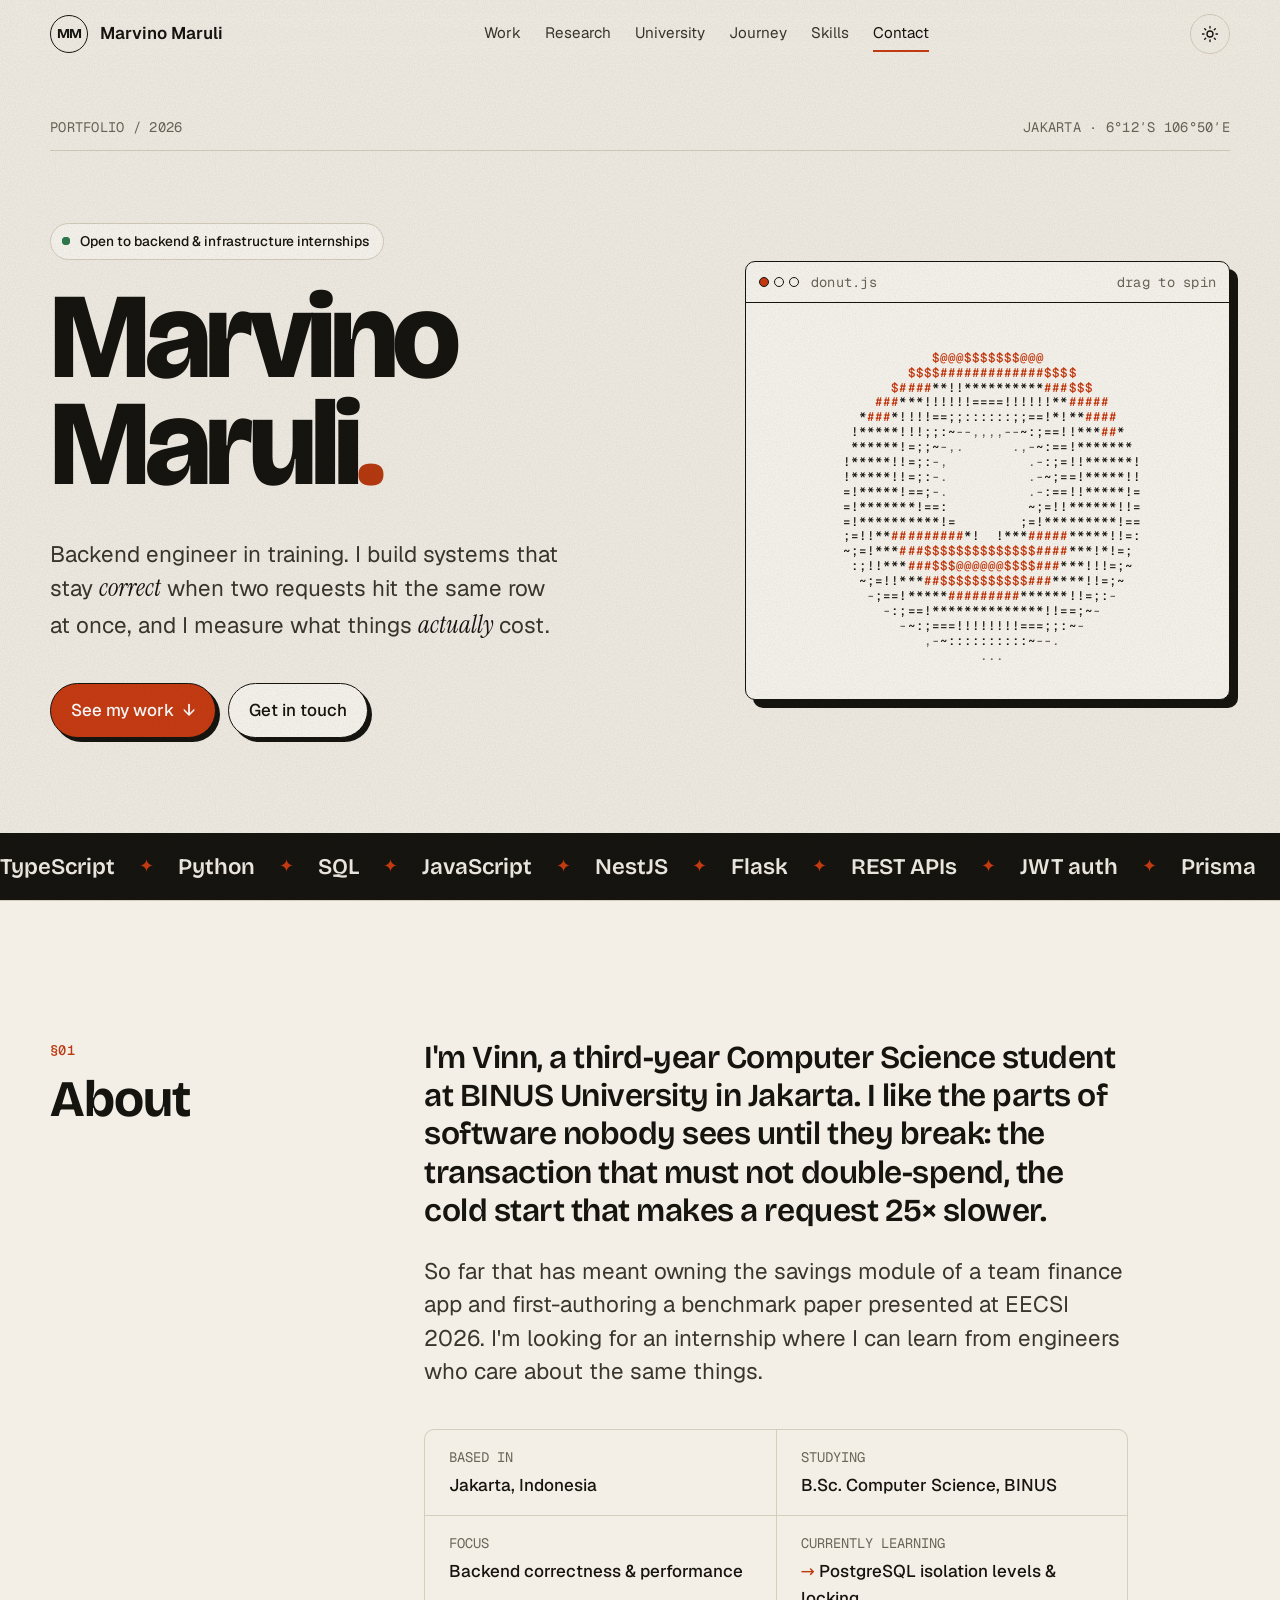
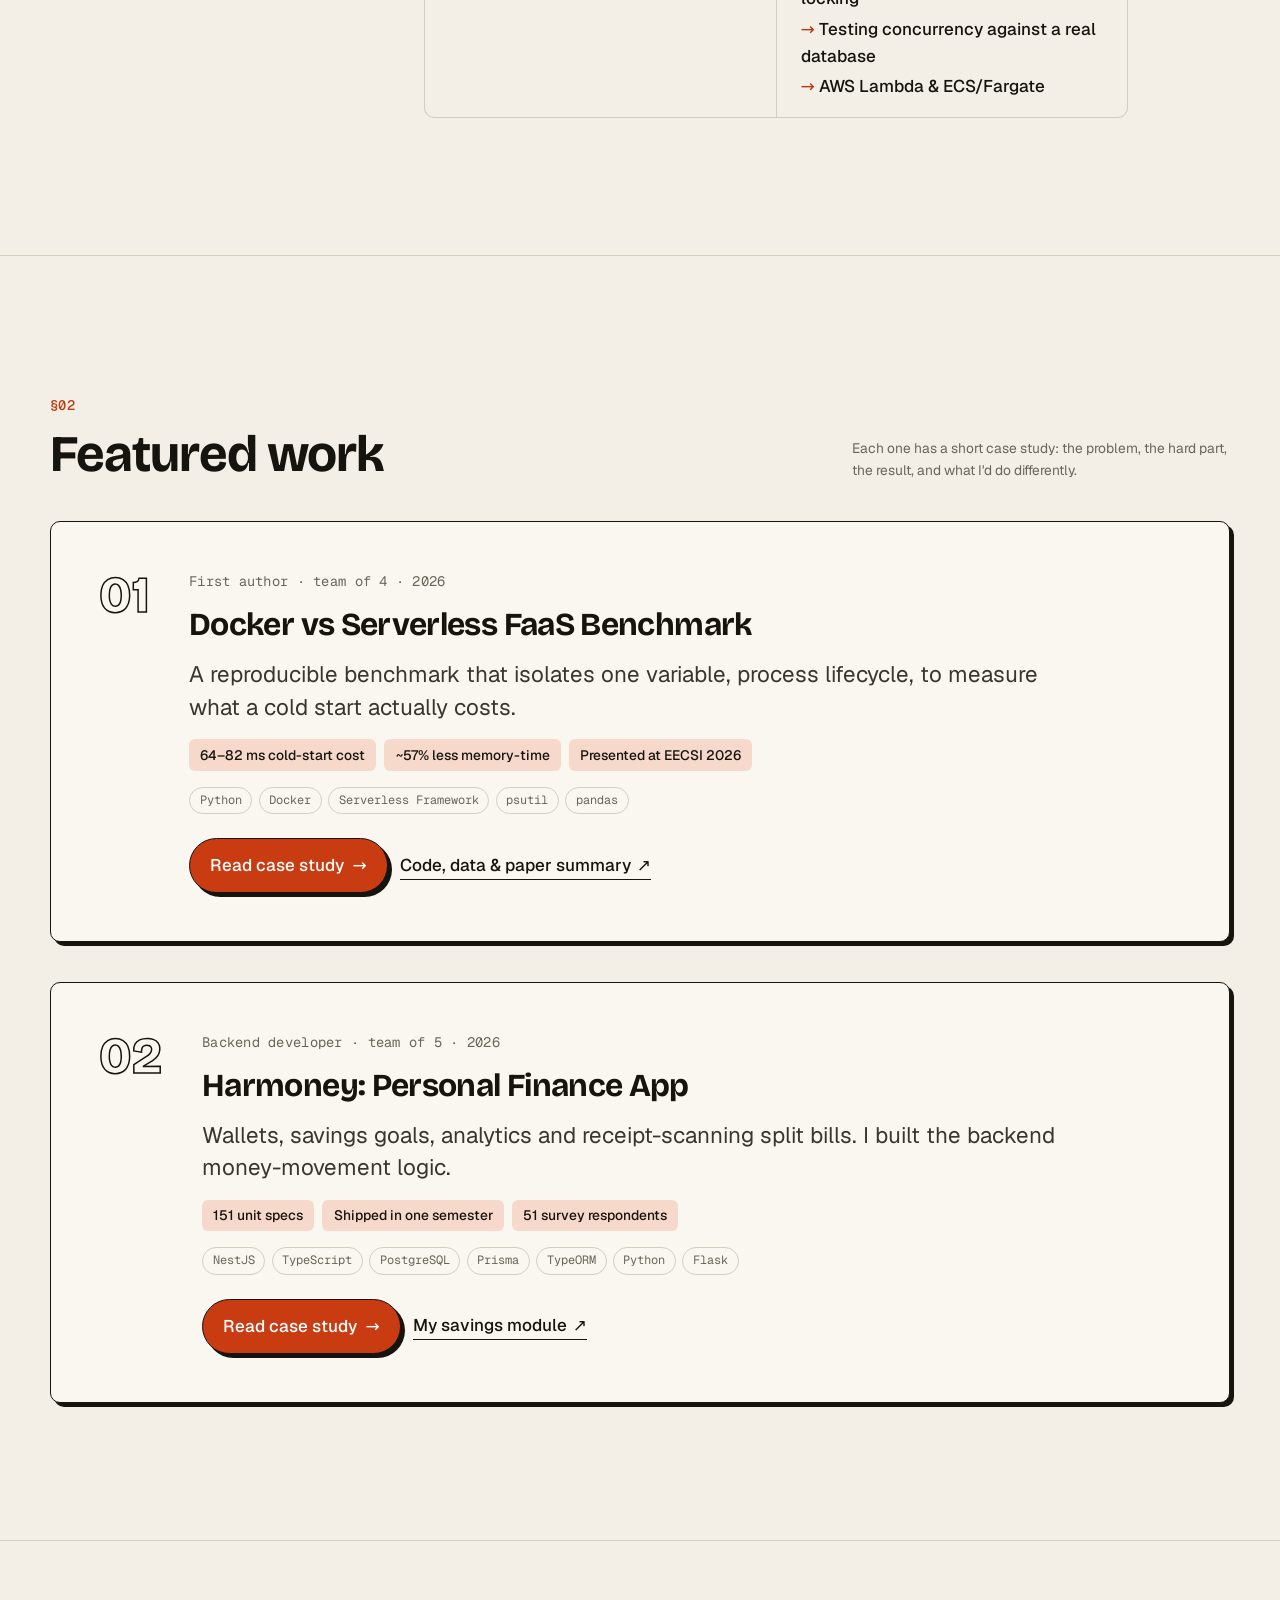
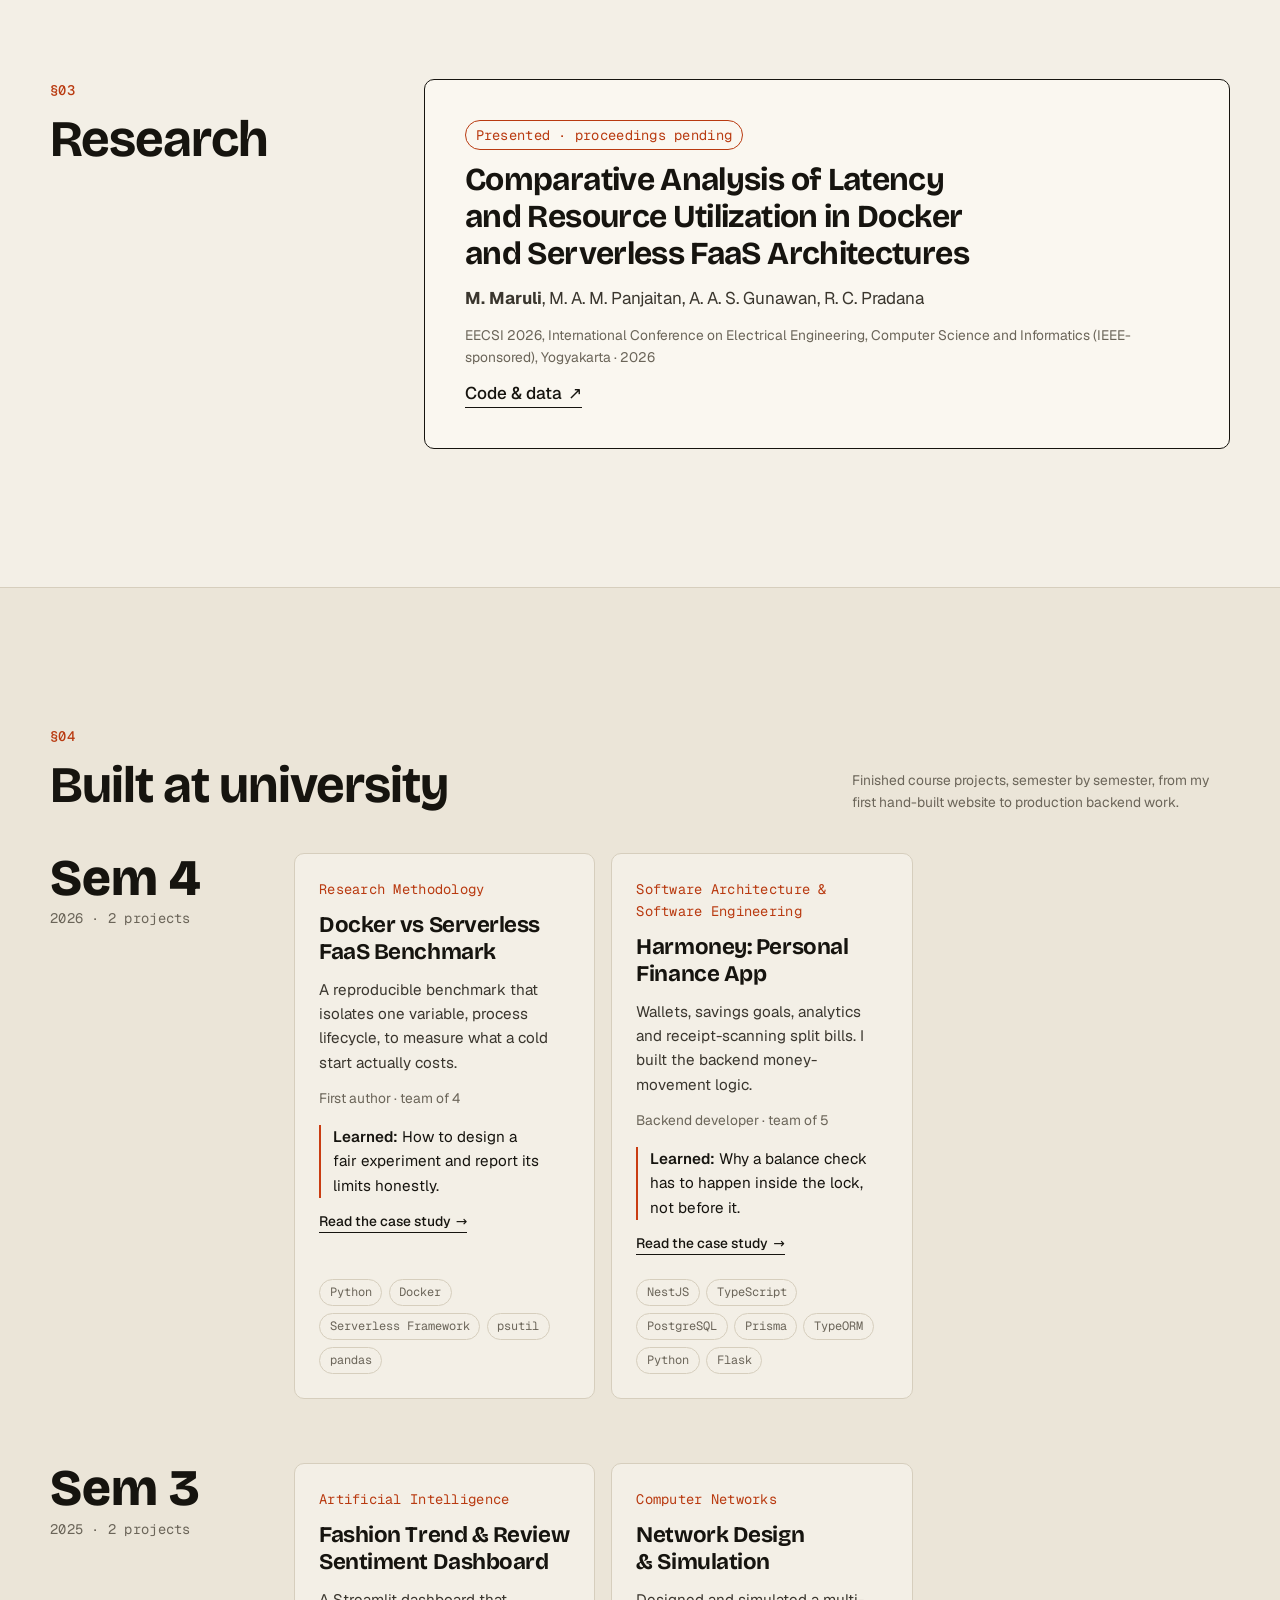
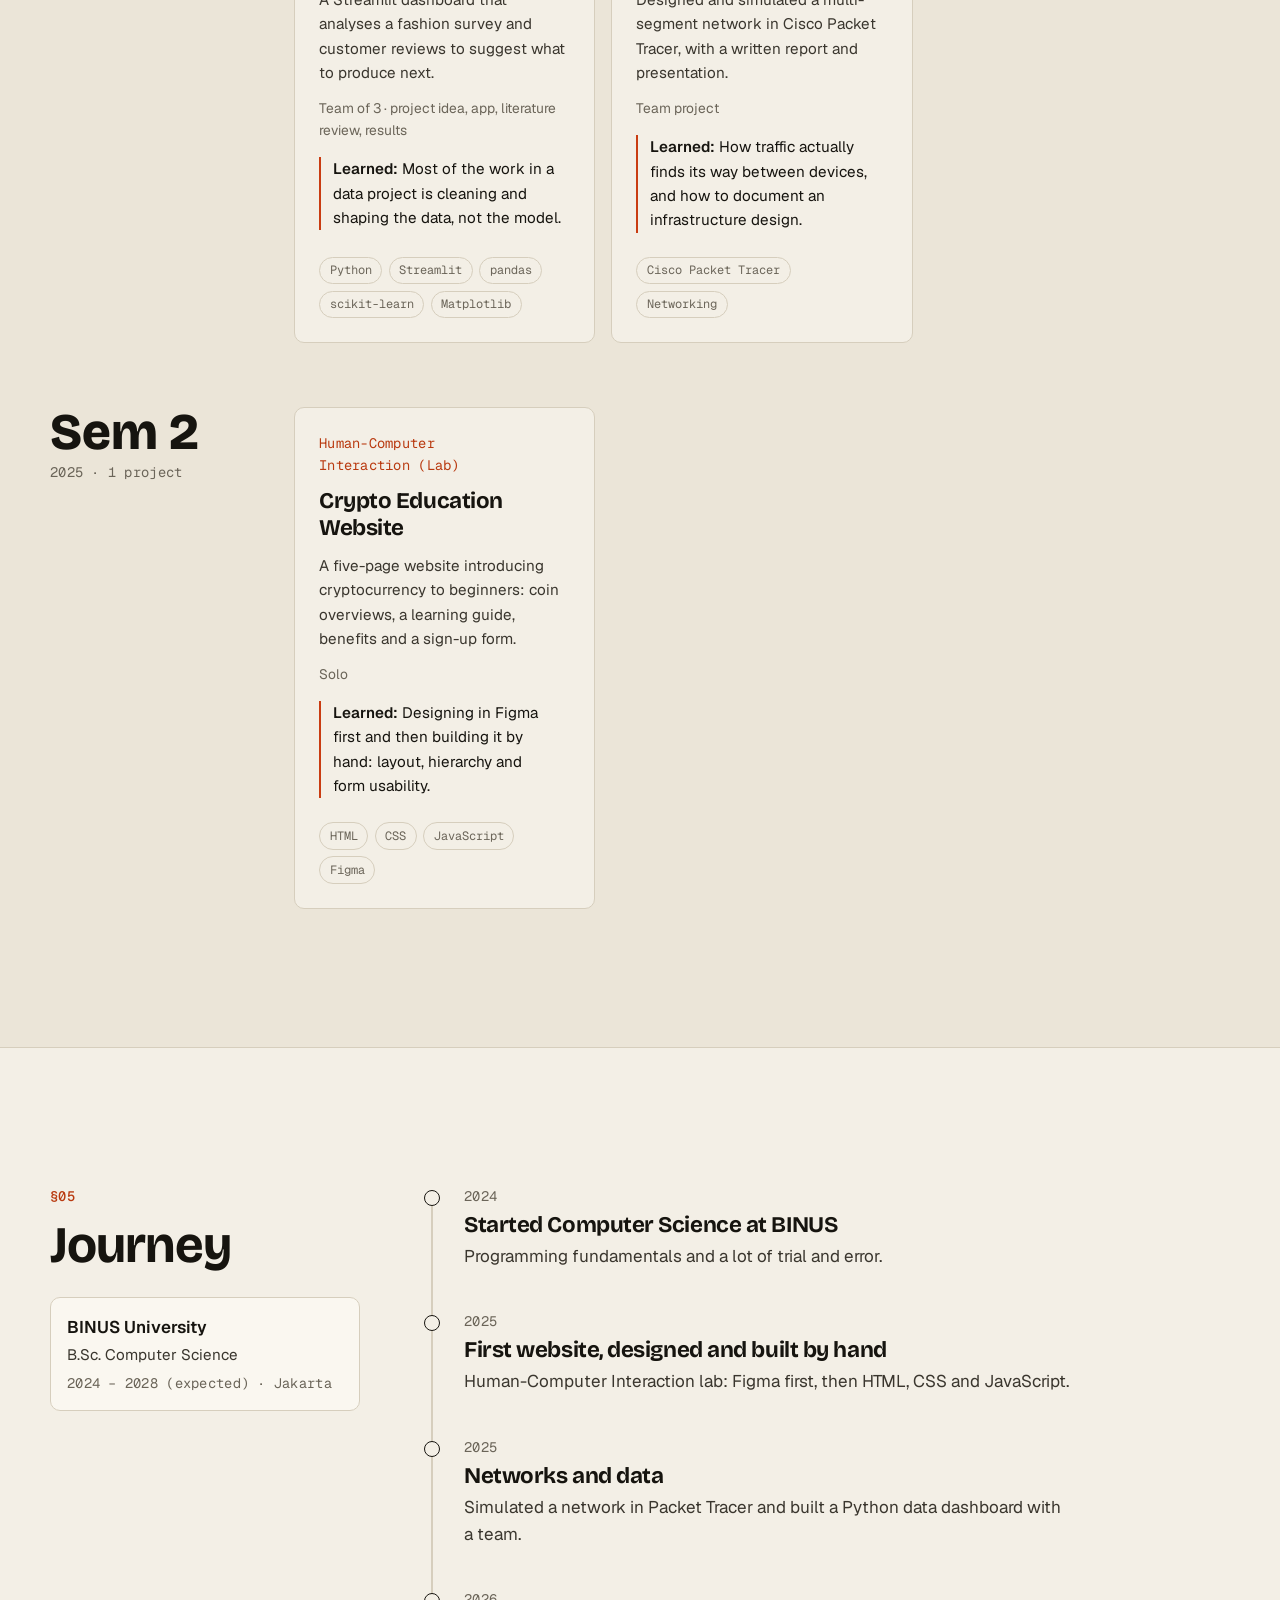
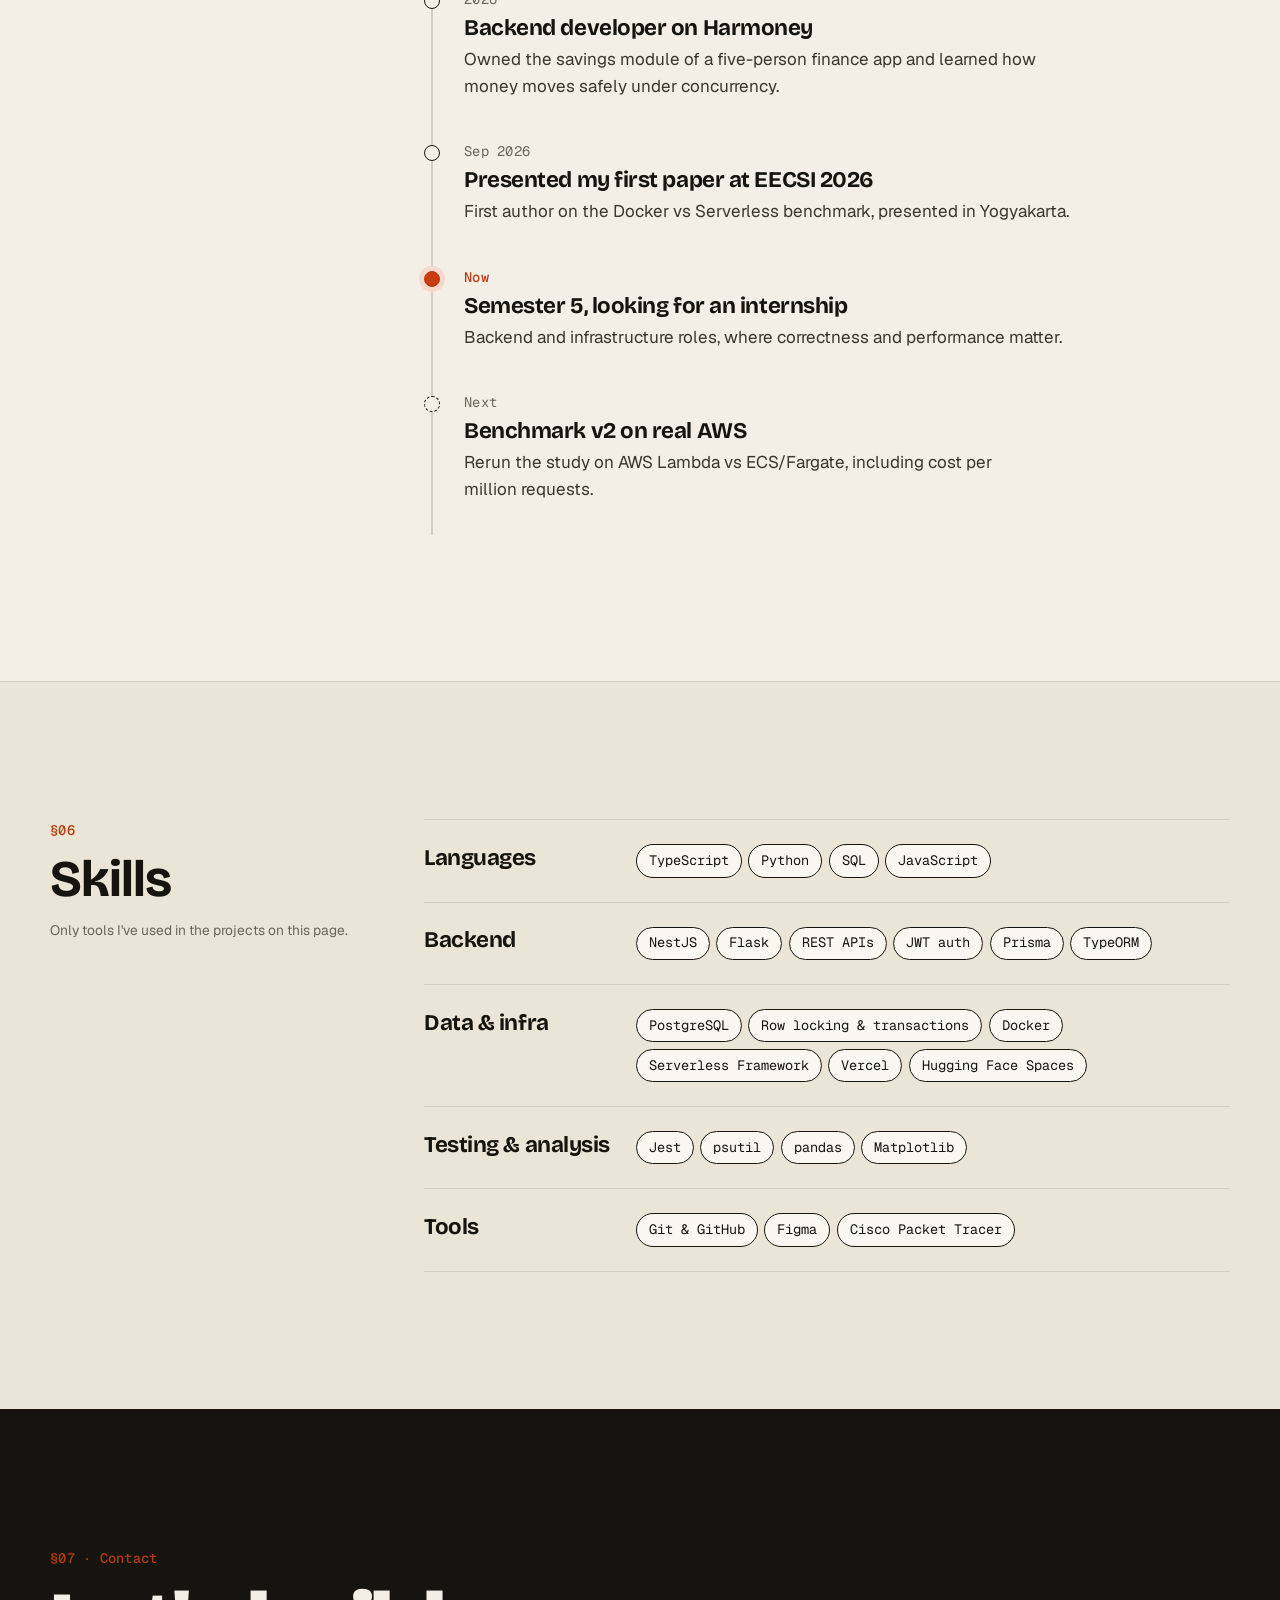
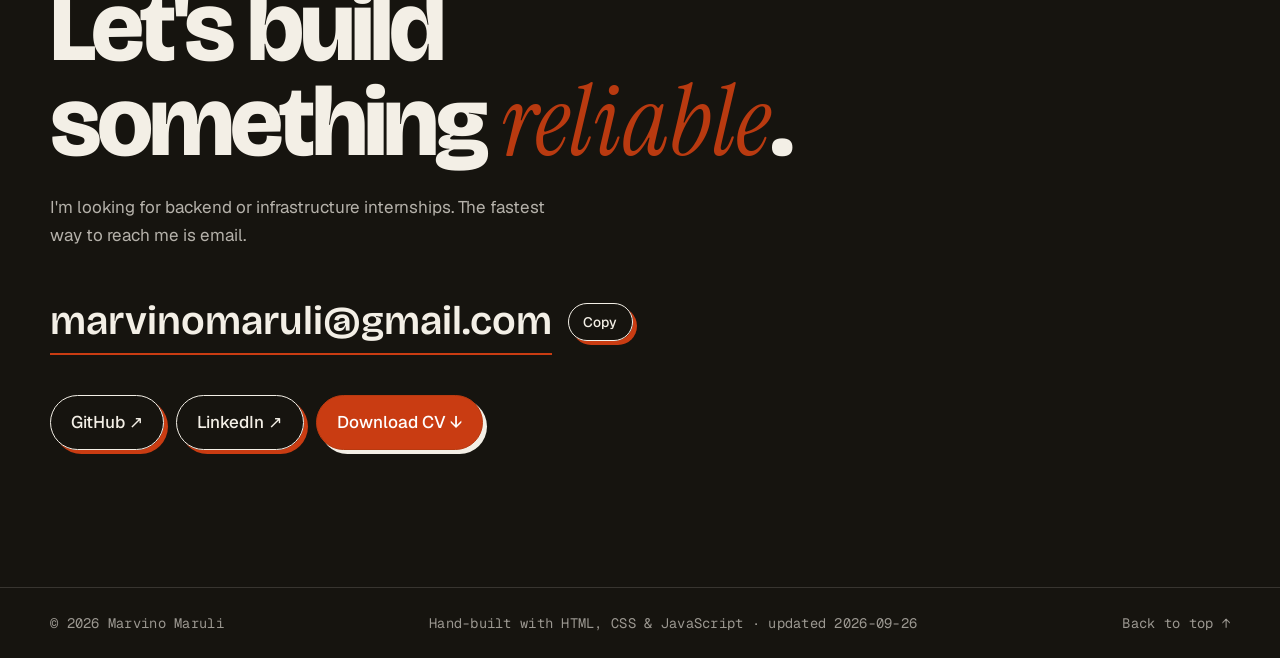
<file: index.html>
<!doctype html>
<html lang="en">
<head>
  <meta charset="utf-8">
  <meta name="viewport" content="width=device-width, initial-scale=1">
  <title>Marvino Maruli · Backend Engineer</title>
  <meta name="description" content="Marvino Maruli (Vinn), Computer Science student at BINUS University, Jakarta. Backend correctness and performance: transactions under concurrency, serverless vs container benchmarks.">
  <meta name="author" content="Marvino Maruli">
  <meta name="theme-color" content="#f3efe6" media="(prefers-color-scheme: light)">
  <meta name="theme-color" content="#121110" media="(prefers-color-scheme: dark)">

  <!-- Link previews (LinkedIn, WhatsApp, Discord…) -->
  <meta property="og:type" content="website">
  <meta property="og:title" content="Marvino Maruli · Backend Engineer">
  <meta property="og:description" content="CS student at BINUS University. I build backends that stay correct under pressure, and measure what things cost.">
  <meta property="og:url" content="https://vinnsssss3.github.io/">
  <meta property="og:image" content="https://vinnsssss3.github.io/assets/img/og-image.png">
  <meta name="twitter:card" content="summary_large_image">

  <link rel="icon" href="assets/img/favicon.svg" type="image/svg+xml">
  <link rel="canonical" href="https://vinnsssss3.github.io/">

  <link rel="preload" href="assets/fonts/bricolage-grotesque.woff2" as="font" type="font/woff2" crossorigin>
  <link rel="preload" href="assets/fonts/geist.woff2" as="font" type="font/woff2" crossorigin>

  <!-- Runs before the page paints, so there is no light/dark "flash". -->
  <script>
    try {
      var saved = localStorage.getItem("theme");
      if (saved) document.documentElement.dataset.theme = saved;
    } catch (e) {}
    document.documentElement.classList.add("js");
  </script>

  <link rel="stylesheet" href="assets/css/fonts.css">
  <link rel="stylesheet" href="assets/css/tokens.css">
  <link rel="stylesheet" href="assets/css/base.css">
  <link rel="stylesheet" href="assets/css/layout.css">
  <link rel="stylesheet" href="assets/css/components.css">
  <link rel="stylesheet" href="assets/css/motion.css">
</head>

<body>
  <a class="skip-link" href="#main">Skip to content</a>
  <div class="progress" aria-hidden="true"><span></span></div>

  <!-- ========== NAVIGATION ========== -->
  <header class="nav" data-nav>
    <div class="container nav__inner">
      <a class="nav__brand" href="#top" aria-label="Marvino Maruli, back to top">
        <span class="monogram" aria-hidden="true">MM</span>
        <span class="nav__name">Marvino Maruli</span>
      </a>

      <nav class="nav__menu" id="nav-menu" aria-label="Main">
        <a href="#work">Work</a>
        <a href="#research">Research</a>
        <a href="#university">University</a>
        <a href="#journey">Journey</a>
        <a href="#skills">Skills</a>
        <a href="#contact">Contact</a>
      </nav>

      <div class="nav__actions">
        <button class="icon-btn" type="button" data-theme-toggle aria-label="Switch colour theme">
          <svg class="icon icon--sun" viewBox="0 0 24 24" aria-hidden="true"><circle cx="12" cy="12" r="4"/><path d="M12 2v2M12 20v2M4.9 4.9l1.4 1.4M17.7 17.7l1.4 1.4M2 12h2M20 12h2M4.9 19.1l1.4-1.4M17.7 6.3l1.4-1.4"/></svg>
          <svg class="icon icon--moon" viewBox="0 0 24 24" aria-hidden="true"><path d="M20 14.5A8 8 0 0 1 9.5 4a8 8 0 1 0 10.5 10.5z"/></svg>
        </button>
        <button class="icon-btn nav__toggle" type="button" data-menu-toggle aria-controls="nav-menu" aria-expanded="false" aria-label="Open menu">
          <span></span><span></span>
        </button>
      </div>
    </div>
  </header>

  <main id="main">
    <!-- ========== HERO ========== -->
    <section class="hero" id="top">
      <div class="container">
        <div class="hero__meta mono" data-reveal>
          <span>Portfolio / 2026</span>
          <span>Jakarta · 6°12′S 106°50′E</span>
        </div>

        <div class="hero__grid">
          <div class="hero__copy">
            <p class="status" data-reveal>
              <span class="status__dot" aria-hidden="true"></span>
              <span data-bind="status">Open to backend &amp; infrastructure internships</span>
            </p>

            <h1 class="hero__title" data-split>
              <span class="line">Marvino</span>
              <span class="line">Maruli<span class="accent-dot">.</span></span>
            </h1>

            <p class="hero__lede" data-reveal>
              Backend engineer in training. I build systems that stay
              <em class="serif">correct</em> when two requests hit the same row at once,
              and I measure what things <em class="serif">actually</em> cost.
            </p>

            <div class="hero__cta" data-reveal>
              <a class="btn btn--primary" href="#work">See my work <span aria-hidden="true">↓</span></a>
              <a class="btn" href="#contact">Get in touch</a>
            </div>
          </div>

          <figure class="terminal" data-reveal aria-label="Rotating 3D donut drawn with ASCII characters. Drag to spin it.">
            <div class="terminal__bar mono" aria-hidden="true">
              <span class="terminal__dots"><i></i><i></i><i></i></span>
              <span>donut.js</span>
              <span class="terminal__hint">drag to spin</span>
            </div>
            <canvas class="terminal__screen" data-donut></canvas>
          </figure>
        </div>
      </div>

      <div class="marquee" aria-hidden="true">
        <div class="marquee__track" data-marquee></div>
      </div>
    </section>

    <!-- ========== ABOUT ========== -->
    <section class="section" id="about">
      <div class="container split">
        <header class="section__head">
          <p class="eyebrow mono">§01</p>
          <h2 class="section__title">About</h2>
        </header>

        <div class="about">
          <p class="about__lead" data-reveal>
            I'm Vinn, a third-year Computer Science student at BINUS University in Jakarta.
            I like the parts of software nobody sees until they break: the transaction that must not
            double-spend, the cold start that makes a request 25× slower.
          </p>
          <p data-reveal>
            So far that has meant owning the savings module of a team finance app and first-authoring
            a benchmark paper presented at EECSI 2026. I'm looking for an internship where I can learn
            from engineers who care about the same things.
          </p>

          <dl class="facts" data-reveal>
            <div><dt>Based in</dt><dd data-bind="location">Jakarta, Indonesia</dd></div>
            <div><dt>Studying</dt><dd>B.Sc. Computer Science, BINUS</dd></div>
            <div><dt>Focus</dt><dd>Backend correctness &amp; performance</dd></div>
            <div><dt>Currently learning</dt><dd><ul class="plain-list" data-list="learning"></ul></dd></div>
          </dl>
        </div>
      </div>
    </section>

    <!-- ========== FEATURED WORK ========== -->
    <section class="section" id="work" data-section="featured">
      <div class="container">
        <header class="section__head section__head--row">
          <div>
            <p class="eyebrow mono">§02</p>
            <h2 class="section__title">Featured work</h2>
          </div>
          <p class="section__note">Each one has a short case study: the problem, the hard part, the result, and what I'd do differently.</p>
        </header>
        <div class="featured" data-render="featured"></div>
      </div>
    </section>

    <!-- ========== RESEARCH ========== -->
    <section class="section" id="research" data-section="research">
      <div class="container split">
        <header class="section__head">
          <p class="eyebrow mono">§03</p>
          <h2 class="section__title">Research</h2>
        </header>
        <div class="research" data-render="research"></div>
      </div>
    </section>

    <!-- ========== BUILT AT UNIVERSITY ========== -->
    <section class="section section--alt" id="university" data-section="university">
      <div class="container">
        <header class="section__head section__head--row">
          <div>
            <p class="eyebrow mono">§04</p>
            <h2 class="section__title">Built at university</h2>
          </div>
          <p class="section__note">Finished course projects, semester by semester, from my first hand-built website to production backend work.</p>
        </header>
        <ol class="semesters" data-render="university"></ol>
      </div>
    </section>

    <!-- ========== OTHER PROJECTS (hidden while empty) ========== -->
    <section class="section" id="projects" data-section="other" hidden>
      <div class="container">
        <header class="section__head">
          <p class="eyebrow mono">§</p>
          <h2 class="section__title">Other projects</h2>
        </header>
        <div class="grid-cards" data-render="other"></div>
      </div>
    </section>

    <!-- ========== JOURNEY ========== -->
    <section class="section" id="journey" data-section="journey">
      <div class="container split">
        <header class="section__head">
          <p class="eyebrow mono">§05</p>
          <h2 class="section__title">Journey</h2>
          <div class="education" data-render="education"></div>
        </header>
        <ol class="timeline" data-render="journey"></ol>
      </div>
    </section>

    <!-- ========== SKILLS ========== -->
    <section class="section section--alt" id="skills" data-section="skills">
      <div class="container split">
        <header class="section__head">
          <p class="eyebrow mono">§06</p>
          <h2 class="section__title">Skills</h2>
          <p class="section__note">Only tools I've used in the projects on this page.</p>
        </header>
        <div class="skills" data-render="skills"></div>
      </div>
    </section>

    <!-- ========== CERTIFICATES (hidden while empty) ========== -->
    <section class="section" id="certificates" data-section="certificates" hidden>
      <div class="container split">
        <header class="section__head">
          <p class="eyebrow mono">§</p>
          <h2 class="section__title">Certificates</h2>
        </header>
        <ul class="certs" data-render="certificates"></ul>
      </div>
    </section>

    <!-- ========== CONTACT ========== -->
    <section class="contact" id="contact">
      <div class="container">
        <p class="eyebrow mono">§07 · Contact</p>
        <h2 class="contact__title" data-reveal>Let's build something <em class="serif">reliable</em>.</h2>
        <p class="contact__lede" data-reveal>I'm looking for backend or infrastructure internships. The fastest way to reach me is email.</p>

        <div class="contact__email" data-reveal>
          <a class="contact__address" data-link="email" href="mailto:marvino.maruli@binus.ac.id">marvino.maruli@binus.ac.id</a>
          <button class="btn btn--small" type="button" data-copy-email>Copy</button>
        </div>

        <ul class="contact__links" data-reveal>
          <li><a class="btn" data-link="github" href="https://github.com/vinnsssss3" target="_blank" rel="noopener">GitHub ↗</a></li>
          <li><a class="btn" data-link="linkedin" href="#" target="_blank" rel="noopener">LinkedIn ↗</a></li>
          <li><a class="btn btn--primary" data-link="cv" href="#" download>Download CV ↓</a></li>
        </ul>
      </div>
    </section>
  </main>

  <footer class="footer">
    <div class="container footer__inner mono">
      <span>© <span data-year>2026</span> Marvino Maruli</span>
      <span>Hand-built with HTML, CSS &amp; JavaScript · updated <span data-bind="lastUpdated"></span></span>
      <a href="#top">Back to top ↑</a>
    </div>
  </footer>

  <!-- Case-study popup, filled in by JavaScript -->
  <dialog class="case" data-case-dialog aria-labelledby="case-title">
    <div class="case__inner" data-case-body></div>
  </dialog>

  <div class="toast mono" role="status" aria-live="polite" data-toast></div>

  <noscript>
    <p class="noscript">This site needs JavaScript to show projects. Find my work on
      <a href="https://github.com/vinnsssss3">GitHub</a> or email
      <a href="mailto:marvino.maruli@binus.ac.id">marvino.maruli@binus.ac.id</a>.</p>
  </noscript>

  <!-- 1. Content (edit these) -->
  <script src="content/site.js" defer></script>
  <script src="content/projects.js" defer></script>
  <script src="content/research.js" defer></script>
  <script src="content/journey.js" defer></script>
  <script src="content/skills.js" defer></script>
  <script src="content/certificates.js" defer></script>
  <!-- 2. Code (you rarely need to touch these) -->
  <script src="assets/js/render.js" defer></script>
  <script src="assets/js/ui.js" defer></script>
  <script src="assets/js/donut.js" defer></script>
  <script src="assets/js/main.js" defer></script>
</body>
</html>
</file>
<file: assets/css/fonts.css>
/*
  FONTS (self-hosted)
  The font files live in assets/fonts, so the site doesn't depend on
  Google's servers: faster, more private, and it works offline.
  All four fonts are free under the SIL Open Font License.
*/
@font-face {
  font-family: "Bricolage Grotesque";
  src: url("../fonts/bricolage-grotesque.woff2") format("woff2");
  font-weight: 200 800;
  font-style: normal;
  font-display: swap;
}
@font-face {
  font-family: "Geist";
  src: url("../fonts/geist.woff2") format("woff2");
  font-weight: 100 900;
  font-style: normal;
  font-display: swap;
}
@font-face {
  font-family: "Geist Mono";
  src: url("../fonts/geist-mono.woff2") format("woff2");
  font-weight: 100 900;
  font-style: normal;
  font-display: swap;
}
@font-face {
  font-family: "Instrument Serif";
  src: url("../fonts/instrument-serif-italic.woff2") format("woff2");
  font-weight: 400;
  font-style: italic;
  font-display: swap;
}
</file>
<file: assets/css/tokens.css>
/*
  DESIGN TOKENS
  Every colour, font and spacing value used on the site lives here.
  Change a value once and the whole site follows.
*/
:root {
  /* Colour: light theme (warm paper + ink + one signal colour) */
  --paper: #f3efe6;
  --paper-2: #ebe5d8;
  --card: #faf7f0;
  --ink: #16140f;
  --ink-2: #3a362e;
  --muted: #6b6559;
  --line: #d6cebd;
  --accent: #c93c12;
  --accent-text: #b93a10; /* darker, for small text: passes WCAG AA contrast */
  --accent-ink: #ffffff;
  --accent-soft: #f7d9cc;
  --good: #2f7a4f;
  --shadow: var(--ink);
  --edge: var(--ink);
  --grain-opacity: 0.16;

  /* Type */
  --font-display: "Bricolage Grotesque", "Arial Narrow", system-ui, sans-serif;
  --font-body: "Geist", system-ui, -apple-system, "Segoe UI", Roboto, sans-serif;
  --font-mono: "Geist Mono", ui-monospace, "SFMono-Regular", Consolas, monospace;
  --font-serif: "Instrument Serif", "Iowan Old Style", "Palatino Linotype", Palatino, Georgia, serif;

  /* Fluid type scale: min size, grows with screen width, max size */
  --step--1: clamp(0.8rem, 0.78rem + 0.1vw, 0.875rem);
  --step-0: clamp(1rem, 0.96rem + 0.2vw, 1.0625rem);
  --step-1: clamp(1.2rem, 1.1rem + 0.45vw, 1.4rem);
  --step-2: clamp(1.5rem, 1.3rem + 0.9vw, 2rem);
  --step-3: clamp(2rem, 1.6rem + 2vw, 3.25rem);
  --step-4: clamp(3.2rem, 2rem + 7vw, 8.5rem);

  /* Spacing */
  --space-2xs: 0.25rem;
  --space-xs: 0.5rem;
  --space-s: 0.75rem;
  --space-m: 1rem;
  --space-l: 1.5rem;
  --space-xl: 2.5rem;
  --space-2xl: 4rem;
  --space-section: clamp(4.5rem, 3rem + 7vw, 9rem);

  /* Shape & motion */
  --radius: 10px;
  --radius-s: 6px;
  --border: 1.5px solid var(--edge);
  --hard-shadow: 4px 4px 0 var(--shadow);
  --ease-out: cubic-bezier(0.22, 1, 0.36, 1);
  --dur: 0.6s;

  --container: 1180px;
  --nav-h: 68px;

  color-scheme: light;
}

/* Dark theme: used when the visitor's system is dark… */
@media (prefers-color-scheme: dark) {
  :root:not([data-theme="light"]) {
    --paper: #121110;
    --paper-2: #1a1917;
    --card: #1c1a18;
    --ink: #ede8dc;
    --ink-2: #cfc9bc;
    --muted: #9c9588;
    --line: #34302b;
    --accent: #ff6a3d;
    --accent-text: #ff6a3d;
    --accent-ink: #16140f;
    --accent-soft: #3a2119;
    --good: #6fd3a0;
    --shadow: #4a443b;
    --edge: #6a6357;
    --grain-opacity: 0.18;
    color-scheme: dark;
  }
}

/* …or when they pick dark with the toggle. */
:root[data-theme="dark"] {
  --paper: #121110;
  --paper-2: #1a1917;
  --card: #1c1a18;
  --ink: #ede8dc;
  --ink-2: #cfc9bc;
  --muted: #9c9588;
  --line: #34302b;
  --accent: #ff6a3d;
  --accent-text: #ff6a3d;
  --accent-ink: #16140f;
  --accent-soft: #3a2119;
  --good: #6fd3a0;
  --shadow: #4a443b;
  --edge: #6a6357;
  --grain-opacity: 0.18;
  color-scheme: dark;
}
</file>
<file: assets/css/base.css>
/* BASE: resets and default styles for plain HTML elements */

*,
*::before,
*::after { box-sizing: border-box; }

html {
  -webkit-text-size-adjust: 100%;
  scroll-behavior: smooth;
  scroll-padding-top: calc(var(--nav-h) + 1rem);
}

body {
  margin: 0;
  min-height: 100vh;
  background: var(--paper);
  color: var(--ink);
  font-family: var(--font-body);
  font-size: var(--step-0);
  line-height: 1.6;
  text-rendering: optimizeLegibility;
  -webkit-font-smoothing: antialiased;
  transition: background-color 0.3s ease, color 0.3s ease;
}

/* Film-grain texture over everything: the "printed paper" feel */
body::after {
  content: "";
  position: fixed;
  inset: 0;
  z-index: 100;
  pointer-events: none;
  opacity: var(--grain-opacity);
  mix-blend-mode: multiply;
  background-image: url("data:image/svg+xml,%3Csvg xmlns='http://www.w3.org/2000/svg' width='160' height='160'%3E%3Cfilter id='n'%3E%3CfeTurbulence type='fractalNoise' baseFrequency='.85' numOctaves='3' stitchTiles='stitch'/%3E%3CfeColorMatrix values='0 0 0 0 0 0 0 0 0 0 0 0 0 0 0 0 0 0 .5 0'/%3E%3C/filter%3E%3Crect width='100%25' height='100%25' filter='url(%23n)'/%3E%3C/svg%3E");
}
:root[data-theme="dark"] body::after { mix-blend-mode: screen; }
@media (prefers-color-scheme: dark) {
  :root:not([data-theme="light"]) body::after { mix-blend-mode: screen; }
}

h1, h2, h3, h4 {
  margin: 0;
  font-family: var(--font-display);
  font-weight: 700;
  line-height: 1.05;
  letter-spacing: -0.02em;
  text-wrap: balance;
}

p { margin: 0 0 var(--space-m); text-wrap: pretty; }
p:last-child { margin-bottom: 0; }

a { color: inherit; text-decoration-thickness: 1px; text-underline-offset: 0.2em; }
a:hover { color: var(--accent-text); }

img, svg, canvas { display: block; max-width: 100%; }

code {
  font-family: var(--font-mono);
  font-size: 0.86em;
  padding: 0.1em 0.35em;
  border-radius: 4px;
  background: var(--paper-2);
  border: 1px solid var(--line);
}

button { font: inherit; color: inherit; cursor: pointer; }

::selection { background: var(--accent); color: var(--accent-ink); }

/* Visible focus ring for keyboard users (never remove this) */
:focus-visible {
  outline: 2px solid var(--accent);
  outline-offset: 3px;
  border-radius: 4px;
}

.mono { font-family: var(--font-mono); font-size: var(--step--1); letter-spacing: 0.02em; }
.serif { font-family: var(--font-serif); font-style: italic; font-weight: 400; letter-spacing: 0; }

.skip-link {
  position: absolute;
  left: 1rem;
  top: -100px;
  z-index: 200;
  padding: 0.6rem 1rem;
  background: var(--ink);
  color: var(--paper);
  border-radius: var(--radius-s);
}
.skip-link:focus { top: 1rem; }

.plain-list { list-style: none; margin: 0; padding: 0; }

.noscript { padding: 1rem; text-align: center; }

[hidden] { display: none !important; }
</file>
<file: assets/css/layout.css>
/* LAYOUT: page structure (container, nav, hero, sections, footer) */

.container {
  width: min(100% - 2rem, var(--container));
  margin-inline: auto;
}
@media (min-width: 720px) {
  .container { width: min(100% - 4rem, var(--container)); }
}

/* ---------- Scroll progress bar ---------- */
.progress {
  position: fixed;
  inset: 0 0 auto 0;
  height: 3px;
  z-index: 60;
}
.progress span {
  display: block;
  height: 100%;
  background: var(--accent);
  transform-origin: left;
  transform: scaleX(var(--progress, 0));
}

/* ---------- Navigation ---------- */
.nav {
  position: sticky;
  top: 0;
  z-index: 50;
  height: var(--nav-h);
  background: color-mix(in srgb, var(--paper) 82%, transparent);
  backdrop-filter: blur(12px);
  -webkit-backdrop-filter: blur(12px);
  border-bottom: 1px solid transparent;
  transition: transform 0.4s var(--ease-out), border-color 0.3s ease;
}
.nav.is-scrolled { border-bottom-color: var(--line); }
.nav.is-hidden { transform: translateY(-100%); }

.nav__inner {
  height: 100%;
  display: flex;
  align-items: center;
  justify-content: space-between;
  gap: var(--space-l);
}

.nav__brand {
  display: inline-flex;
  align-items: center;
  gap: var(--space-s);
  text-decoration: none;
  font-weight: 600;
}
.monogram {
  display: grid;
  place-items: center;
  width: 38px;
  height: 38px;
  border: var(--border);
  border-radius: 50%;
  font-family: var(--font-display);
  font-size: 0.85rem;
  font-weight: 800;
  letter-spacing: -0.04em;
  transition: background 0.3s, color 0.3s, transform 0.5s var(--ease-out);
}
.nav__brand:hover { color: inherit; }
.nav__brand:hover .monogram { background: var(--accent); color: var(--accent-ink); border-color: var(--accent-text); transform: rotate(-12deg); }

.nav__menu {
  display: flex;
  gap: var(--space-l);
  font-size: 0.95rem;
}
.nav__menu a {
  position: relative;
  text-decoration: none;
  color: var(--ink-2);
  padding-block: 0.25rem;
}
.nav__menu a::after {
  content: "";
  position: absolute;
  left: 0; right: 0; bottom: -2px;
  height: 2px;
  background: var(--accent);
  transform: scaleX(0);
  transform-origin: right;
  transition: transform 0.4s var(--ease-out);
}
.nav__menu a:hover,
.nav__menu a.is-active { color: var(--ink); }
.nav__menu a:hover::after,
.nav__menu a.is-active::after { transform: scaleX(1); transform-origin: left; }

.nav__actions { display: flex; align-items: center; gap: var(--space-xs); }
.nav__actions .nav__toggle { display: none; }

/* Mobile menu */
@media (max-width: 860px) {
  .nav__name { display: none; }
  .nav__actions .nav__toggle { display: inline-grid; }
  .nav__menu {
    position: fixed;
    inset: var(--nav-h) 0 auto 0;
    flex-direction: column;
    gap: 0;
    padding: var(--space-s) 1rem var(--space-l);
    background: var(--paper);
    border-bottom: var(--border);
    font-family: var(--font-display);
    font-size: var(--step-2);
    font-weight: 700;
    transform: translateY(-110%);
    visibility: hidden;
    transition: transform 0.45s var(--ease-out), visibility 0s linear 0.45s;
  }
  .nav__menu a { padding: 0.6rem 0; border-bottom: 1px solid var(--line); color: var(--ink); }
  .nav__menu a::after { display: none; }
  .nav.menu-open .nav__menu { transform: none; visibility: visible; transition-delay: 0s; }
  .nav.menu-open { transform: none; }
}

/* ---------- Hero ---------- */
.hero {
  position: relative;
  padding-top: clamp(1.5rem, 4vw, 3rem);
  min-height: calc(100svh - var(--nav-h));
  display: flex;
  flex-direction: column;
  justify-content: space-between;
  gap: var(--space-2xl);
}

.hero__meta {
  display: flex;
  justify-content: space-between;
  gap: var(--space-m);
  padding-bottom: var(--space-s);
  border-bottom: 1px solid var(--line);
  color: var(--muted);
  text-transform: uppercase;
}

.hero__grid {
  display: grid;
  gap: var(--space-2xl);
  align-items: center;
  padding-top: clamp(2rem, 6vw, 4.5rem);
}
@media (min-width: 980px) {
  .hero__grid { grid-template-columns: 1.35fr 1fr; gap: var(--space-xl); }
}

.hero__title {
  font-size: var(--step-4);
  font-weight: 800;
  line-height: 0.88;
  letter-spacing: -0.045em;
  margin: var(--space-l) 0 var(--space-xl);
}
.hero__title .line { display: block; }
.accent-dot { color: var(--accent-text); }

.hero__lede {
  max-width: 34ch;
  font-size: var(--step-1);
  line-height: 1.45;
  color: var(--ink-2);
}
.hero__lede .serif { color: var(--ink); font-size: 1.12em; }

.hero__cta {
  display: flex;
  flex-wrap: wrap;
  gap: var(--space-s);
  margin-top: var(--space-xl);
}

/* ---------- Sections ---------- */
.section {
  padding-block: var(--space-section);
  border-top: 1px solid var(--line);
}
.section--alt { background: var(--paper-2); }

.section__head { margin-bottom: var(--space-xl); }
.section__head--row {
  display: flex;
  flex-wrap: wrap;
  justify-content: space-between;
  align-items: end;
  gap: var(--space-m) var(--space-2xl);
}
.section__title { font-size: var(--step-3); }
.section__note {
  max-width: 42ch;
  margin: var(--space-s) 0 0;
  color: var(--muted);
  font-size: var(--step--1);
}
.eyebrow {
  margin: 0 0 var(--space-s);
  color: var(--accent-text);
  font-weight: 500;
}

/* Two columns: sticky title on the left, content on the right */
.split { display: grid; gap: var(--space-l); }
@media (min-width: 900px) {
  .split { grid-template-columns: minmax(220px, 1fr) 2.6fr; gap: var(--space-2xl); }
  .split > .section__head { position: sticky; top: calc(var(--nav-h) + 2rem); align-self: start; }
}

/* ---------- Contact ---------- */
.contact {
  padding-block: var(--space-section);
  background: var(--ink);
  color: var(--paper);
}
.contact .eyebrow { color: var(--accent-text); }
.contact__title {
  font-size: clamp(2.6rem, 1.4rem + 6vw, 6.5rem);
  font-weight: 800;
  line-height: 0.95;
  letter-spacing: -0.04em;
  max-width: 13ch;
  margin-bottom: var(--space-l);
}
.contact__title .serif { color: var(--accent-text); }
.contact__lede { max-width: 46ch; color: color-mix(in srgb, var(--paper) 72%, transparent); }

/* ---------- Footer ---------- */
.footer {
  background: var(--ink);
  color: color-mix(in srgb, var(--paper) 60%, transparent);
  border-top: 1px solid color-mix(in srgb, var(--paper) 15%, transparent);
}
.footer__inner {
  display: flex;
  flex-wrap: wrap;
  justify-content: space-between;
  gap: var(--space-s) var(--space-l);
  padding-block: var(--space-l);
}
.footer a { text-decoration: none; }
.footer a:hover { color: var(--accent-text); }

/* In dark mode the contact block is light, so it needs the light-theme accent. */
:root[data-theme="dark"] .contact { --accent: #c93c12; --accent-text: #b93a10; --accent-ink: #ffffff; }
@media (prefers-color-scheme: dark) {
  :root:not([data-theme="light"]) .contact { --accent: #c93c12; --accent-text: #b93a10; --accent-ink: #ffffff; }
}
</file>
<file: assets/css/components.css>
/* COMPONENTS: reusable pieces (buttons, cards, tags, timeline, dialog…) */

/* ---------- Buttons ---------- */
.btn {
  display: inline-flex;
  align-items: center;
  gap: 0.5em;
  padding: 0.8rem 1.25rem;
  border: var(--border);
  border-radius: 999px;
  background: var(--card);
  color: var(--ink);
  font-weight: 500;
  text-decoration: none;
  box-shadow: var(--hard-shadow);
  transition: transform 0.2s var(--ease-out), box-shadow 0.2s var(--ease-out), background 0.2s;
}
.btn:hover { color: var(--ink); transform: translate(-2px, -2px); box-shadow: 6px 6px 0 var(--shadow); }
.btn:active { transform: translate(4px, 4px); box-shadow: 0 0 0 var(--shadow); }
.btn--primary { background: var(--accent); color: var(--accent-ink); border-color: var(--edge); }
.btn--primary:hover { color: var(--accent-ink); }
.btn--small { padding: 0.45rem 0.9rem; font-size: var(--step--1); }

.icon-btn {
  display: inline-grid;
  place-items: center;
  width: 40px;
  height: 40px;
  border: 1px solid var(--line);
  border-radius: 50%;
  background: transparent;
  transition: border-color 0.2s, background 0.2s;
}
.icon-btn:hover { border-color: var(--ink); }
.icon {
  width: 18px;
  height: 18px;
  fill: none;
  stroke: currentColor;
  stroke-width: 1.8;
  stroke-linecap: round;
}
.icon--moon { display: none; }
:root[data-theme="dark"] .icon--sun { display: none; }
:root[data-theme="dark"] .icon--moon { display: block; }
@media (prefers-color-scheme: dark) {
  :root:not([data-theme="light"]) .icon--sun { display: none; }
  :root:not([data-theme="light"]) .icon--moon { display: block; }
}

/* Hamburger (two lines that become an X) */
.nav__toggle span {
  grid-area: 1 / 1;
  width: 18px;
  height: 1.8px;
  background: currentColor;
  transition: transform 0.35s var(--ease-out);
}
.nav__toggle span:first-child { transform: translateY(-4px); }
.nav__toggle span:last-child { transform: translateY(4px); }
.menu-open .nav__toggle span:first-child { transform: rotate(45deg); }
.menu-open .nav__toggle span:last-child { transform: rotate(-45deg); }

/* ---------- Status pill ---------- */
.status {
  display: inline-flex;
  align-items: center;
  gap: 0.6rem;
  margin: 0;
  padding: 0.4rem 0.9rem 0.4rem 0.7rem;
  border: 1px solid var(--line);
  border-radius: 999px;
  background: var(--card);
  font-size: var(--step--1);
  font-weight: 500;
}
.status__dot {
  position: relative;
  width: 8px;
  height: 8px;
  border-radius: 50%;
  background: var(--good);
}
.status__dot::after {
  content: "";
  position: absolute;
  inset: 0;
  border-radius: 50%;
  background: var(--good);
  animation: ping 2s var(--ease-out) infinite;
}

/* ---------- Hero terminal (ASCII donut) ---------- */
.terminal {
  margin: 0;
  border: var(--border);
  border-radius: var(--radius);
  background: var(--card);
  box-shadow: 8px 8px 0 var(--shadow);
  overflow: hidden;
}
.terminal__bar {
  display: flex;
  align-items: center;
  gap: var(--space-s);
  padding: 0.55rem 0.8rem;
  border-bottom: var(--border);
  color: var(--muted);
}
.terminal__dots { display: flex; gap: 5px; }
.terminal__dots i {
  width: 10px;
  height: 10px;
  border-radius: 50%;
  border: 1.5px solid var(--edge);
}
.terminal__dots i:first-child { background: var(--accent); }
.terminal__hint { margin-left: auto; }
.terminal__screen {
  width: 100%;
  aspect-ratio: 1 / 0.82;
  cursor: grab;
  touch-action: none;
}
.terminal__screen:active { cursor: grabbing; }
@media (hover: none) {
  .terminal__screen { touch-action: pan-y; }
}

/* ---------- Marquee ---------- */
.marquee {
  overflow: hidden;
  border-block: var(--border);
  background: var(--ink);
  color: var(--paper);
  padding-block: 0.9rem;
  user-select: none;
}
.marquee__track {
  display: flex;
  width: max-content;
  animation: marquee 40s linear infinite;
}
.marquee__track span {
  display: inline-flex;
  align-items: center;
  gap: 1.5rem;
  padding-right: 1.5rem;
  font-family: var(--font-display);
  font-size: var(--step-1);
  font-weight: 600;
  white-space: nowrap;
}
.marquee__track span::after { content: "✦"; color: var(--accent); font-size: 0.8em; }
.marquee:hover .marquee__track { animation-play-state: paused; }

/* ---------- About ---------- */
.about { max-width: 64ch; }
.about__lead {
  font-family: var(--font-display);
  font-size: var(--step-2);
  font-weight: 600;
  line-height: 1.2;
  letter-spacing: -0.015em;
  margin-bottom: var(--space-l);
}
.about > p:not(.about__lead) { color: var(--ink-2); font-size: var(--step-1); line-height: 1.5; }

.facts {
  display: grid;
  grid-template-columns: 1fr;
  gap: 1px;
  margin: var(--space-xl) 0 0;
  border: 1px solid var(--line);
  border-radius: var(--radius);
  background: var(--line);
  overflow: hidden;
}
@media (min-width: 560px) { .facts { grid-template-columns: 1fr 1fr; } }
.facts > div { padding: var(--space-m) var(--space-l); background: var(--paper); }
.facts dt {
  margin-bottom: var(--space-2xs);
  color: var(--muted);
  font-family: var(--font-mono);
  font-size: var(--step--1);
  text-transform: uppercase;
}
.facts dd { margin: 0; font-weight: 500; }
.facts li + li { margin-top: 0.2rem; }
.facts li::before { content: "→ "; color: var(--accent-text); }

/* ---------- Tags & chips ---------- */
.tags { display: flex; flex-wrap: wrap; gap: 0.4rem; margin: 0; padding: 0; list-style: none; }
.tags li {
  padding: 0.2rem 0.6rem;
  border: 1px solid var(--line);
  border-radius: 999px;
  color: var(--muted);
  font-family: var(--font-mono);
  font-size: 0.75rem;
}

.chips { display: flex; flex-wrap: wrap; gap: 0.5rem; margin: 0; padding: 0; list-style: none; }
.chips li {
  padding: 0.3rem 0.7rem;
  border-radius: var(--radius-s);
  background: var(--accent-soft);
  color: var(--ink);
  font-size: var(--step--1);
  font-weight: 500;
}

/* ---------- Featured project cards ---------- */
.featured { display: grid; gap: var(--space-xl); }

.project {
  position: relative;
  display: grid;
  gap: var(--space-l);
  padding: clamp(1.5rem, 1rem + 2.5vw, 3rem);
  border: var(--border);
  border-radius: var(--radius);
  background: var(--card);
  box-shadow: var(--hard-shadow);
  transition: transform 0.35s var(--ease-out), box-shadow 0.35s var(--ease-out);
}
.project:hover { transform: translate(-3px, -3px); box-shadow: 8px 8px 0 var(--shadow); }
@media (min-width: 900px) {
  .project { grid-template-columns: auto 1fr; align-items: start; column-gap: var(--space-xl); }
  .project > .project__actions { grid-column: 2; }
}

.project__index {
  font-family: var(--font-display);
  font-size: var(--step-3);
  font-weight: 800;
  line-height: 1;
  color: transparent;
  -webkit-text-stroke: 1.5px var(--ink);
}
.project__body { display: grid; gap: var(--space-m); }
.project__meta { margin: 0; color: var(--muted); }
.project__title { font-size: var(--step-2); }
.project__summary { margin: 0; max-width: 58ch; color: var(--ink-2); font-size: var(--step-1); line-height: 1.45; }
.project__actions { display: flex; flex-wrap: wrap; gap: var(--space-s); align-items: center; }

.link-arrow {
  display: inline-flex;
  gap: 0.35em;
  font-weight: 500;
  text-decoration: none;
  border-bottom: 1px solid currentColor;
}

/* ---------- Research ---------- */
.paper {
  display: grid;
  gap: var(--space-s);
  padding: var(--space-xl);
  border: var(--border);
  border-radius: var(--radius);
  background: var(--card);
}
.paper + .paper { margin-top: var(--space-l); }
.paper__status {
  justify-self: start;
  padding: 0.2rem 0.6rem;
  border-radius: 999px;
  border: 1px solid var(--accent-text);
  color: var(--accent-text);
}
.paper__title { font-size: var(--step-2); line-height: 1.15; }
.paper__authors { margin: 0; color: var(--ink-2); }
.paper__venue { margin: 0; color: var(--muted); font-size: var(--step--1); }

/* ---------- Built at university: semester timeline ---------- */
.semesters { list-style: none; margin: 0; padding: 0; display: grid; gap: var(--space-2xl); }
.semester { display: grid; gap: var(--space-l); }
@media (min-width: 900px) {
  .semester { grid-template-columns: 180px 1fr; gap: var(--space-2xl); }
}
.semester__label { position: relative; }
@media (min-width: 900px) {
  .semester__label { position: sticky; top: calc(var(--nav-h) + 2rem); align-self: start; }
}
.semester__num {
  display: block;
  font-family: var(--font-display);
  font-size: var(--step-3);
  font-weight: 800;
  line-height: 1;
}
.semester__year { color: var(--muted); }

.uni-list { display: grid; gap: var(--space-m); }
@media (min-width: 700px) {
  .uni-list { grid-template-columns: repeat(auto-fill, minmax(300px, 1fr)); }
}
.uni-card {
  display: flex;
  flex-direction: column;
  gap: var(--space-s);
  padding: var(--space-l);
  border: 1px solid var(--line);
  border-radius: var(--radius);
  background: var(--paper);
  transition: border-color 0.3s, transform 0.3s var(--ease-out);
}
.uni-card:hover { border-color: var(--ink); transform: translateY(-3px); }
.uni-card__course { margin: 0; color: var(--accent-text); }
.uni-card__title { font-size: var(--step-1); line-height: 1.2; }
.uni-card__summary { margin: 0; color: var(--ink-2); font-size: 0.95rem; }
.uni-card__role { margin: 0; color: var(--muted); font-size: var(--step--1); }
.uni-card__learned {
  margin: var(--space-2xs) 0 0;
  padding-left: var(--space-s);
  border-left: 2px solid var(--accent);
  font-size: 0.95rem;
}
.uni-card__learned b { font-weight: 600; }
.uni-card .tags { margin-top: auto; padding-top: var(--space-s); }
.uni-card__more { align-self: start; font-size: var(--step--1); }

/* ---------- Other projects grid ---------- */
.grid-cards { display: grid; gap: var(--space-m); grid-template-columns: repeat(auto-fill, minmax(280px, 1fr)); }

/* ---------- Journey timeline ---------- */
.timeline { list-style: none; margin: 0; padding: 0; position: relative; }
.timeline::before {
  content: "";
  position: absolute;
  left: 7px;
  top: 8px;
  bottom: 8px;
  width: 1.5px;
  background: var(--line);
}
.timeline__item {
  position: relative;
  display: grid;
  gap: var(--space-2xs);
  padding: 0 0 var(--space-xl) 2.5rem;
}
.timeline__item::before {
  content: "";
  position: absolute;
  left: 0;
  top: 5px;
  width: 16px;
  height: 16px;
  border-radius: 50%;
  border: var(--border);
  background: var(--paper);
}
.timeline__item--now::before { background: var(--accent); border-color: var(--accent-text); box-shadow: 0 0 0 5px var(--accent-soft); }
.timeline__item--next::before { border-style: dashed; }
.timeline__item--next { opacity: 0.8; }
.timeline__when { color: var(--muted); }
.timeline__item--now .timeline__when { color: var(--accent-text); font-weight: 500; }
.timeline__title { font-size: var(--step-1); line-height: 1.25; }
.timeline__body { margin: 0; color: var(--ink-2); max-width: 56ch; }

.education { margin-top: var(--space-l); display: grid; gap: var(--space-s); }
.edu {
  padding: var(--space-m);
  border: 1px solid var(--line);
  border-radius: var(--radius);
  background: var(--card);
}
.edu__school { margin: 0 0 0.15rem; font-weight: 600; }
.edu__degree { margin: 0; color: var(--ink-2); font-size: 0.95rem; }
.edu__when { margin: var(--space-2xs) 0 0; color: var(--muted); }

/* ---------- Skills ---------- */
.skills { display: grid; gap: 0; border-top: 1px solid var(--line); }
.skill-row {
  display: grid;
  gap: var(--space-s);
  padding-block: var(--space-l);
  border-bottom: 1px solid var(--line);
}
@media (min-width: 700px) {
  .skill-row { grid-template-columns: 200px 1fr; align-items: baseline; }
}
.skill-row__group { margin: 0; font-family: var(--font-display); font-size: var(--step-1); font-weight: 700; }
.skill-row .tags li { font-size: 0.85rem; color: var(--ink); border-color: var(--edge); background: var(--card); padding: 0.3rem 0.75rem; }

/* ---------- Certificates ---------- */
.certs { list-style: none; margin: 0; padding: 0; border-top: 1px solid var(--line); }
.cert {
  display: flex;
  flex-wrap: wrap;
  justify-content: space-between;
  gap: var(--space-xs) var(--space-l);
  padding-block: var(--space-m);
  border-bottom: 1px solid var(--line);
}
.cert__title { font-weight: 600; }
.cert__meta { color: var(--muted); }

/* ---------- Contact ---------- */
.contact__email {
  display: flex;
  flex-wrap: wrap;
  align-items: center;
  gap: var(--space-m);
  margin-top: var(--space-xl);
}
.contact__address {
  font-family: var(--font-display);
  font-size: clamp(1.2rem, 0.8rem + 2.5vw, 2.5rem);
  font-weight: 600;
  text-decoration: none;
  border-bottom: 2px solid var(--accent);
  overflow-wrap: anywhere;
}
.contact__address:hover { color: var(--accent-text); }
.contact__links {
  list-style: none;
  display: flex;
  flex-wrap: wrap;
  gap: var(--space-s);
  margin: var(--space-xl) 0 0;
  padding: 0;
}
.contact .btn { --shadow: var(--accent); background: transparent; color: var(--paper); border-color: var(--paper); }
.contact .btn:hover { color: var(--paper); }
.contact .btn--primary { background: var(--accent); color: var(--accent-ink); border-color: var(--accent-text); --shadow: var(--paper); }
.contact .btn--primary:hover { color: var(--accent-ink); }
.contact .btn { box-shadow: 4px 4px 0 var(--shadow); }
.contact .btn:hover { box-shadow: 6px 6px 0 var(--shadow); }
.contact .btn:active { box-shadow: 0 0 0 var(--shadow); }

/* ---------- Case-study dialog ---------- */
.case {
  width: min(100% - 1.5rem, 820px);
  max-height: min(90vh, 900px);
  margin: auto;
  padding: 0;
  border: var(--border);
  border-radius: var(--radius);
  background: var(--card);
  color: var(--ink);
  box-shadow: 10px 10px 0 var(--shadow);
  overscroll-behavior: contain;
}
.case::backdrop {
  background: color-mix(in srgb, var(--ink) 55%, transparent);
  backdrop-filter: blur(4px);
}
.case__inner { padding: clamp(1.5rem, 1rem + 3vw, 3rem); display: grid; gap: var(--space-l); }
.case__top { display: flex; justify-content: space-between; align-items: start; gap: var(--space-m); }
.case__title { font-size: var(--step-3); margin-top: var(--space-2xs); }
.case__close { flex: none; }
.case__section h3 {
  margin-bottom: var(--space-xs);
  font-family: var(--font-mono);
  font-size: var(--step--1);
  font-weight: 500;
  letter-spacing: 0.04em;
  text-transform: uppercase;
  color: var(--accent-text);
}
.case__section h4 { font-size: var(--step-1); margin: var(--space-m) 0 var(--space-2xs); }
.case__section p { color: var(--ink-2); }
.case__reflection {
  padding: var(--space-l);
  border-radius: var(--radius-s);
  background: var(--paper-2);
}

/* Bar chart inside a case study */
.chart { margin: 0; }
.chart__rows { display: grid; gap: var(--space-s); }
.chart__row { display: grid; gap: 0.25rem; }
@media (min-width: 600px) {
  .chart__row { grid-template-columns: 170px 1fr; align-items: center; gap: var(--space-m); }
}
.chart__label { font-size: var(--step--1); color: var(--ink-2); }
.chart__track { display: flex; align-items: center; gap: var(--space-xs); }
.chart__bar {
  height: 22px;
  min-width: 6px;
  border-radius: 3px;
  background: var(--ink);
  transform-origin: left;
}
.chart__bar--emphasis { background: var(--accent); }
.chart__value { font-family: var(--font-mono); font-size: var(--step--1); font-weight: 500; white-space: nowrap; }
.chart figcaption { margin-top: var(--space-s); color: var(--muted); font-size: var(--step--1); }

/* ---------- Toast ("Copied!") ---------- */
.toast {
  position: fixed;
  left: 50%;
  bottom: 1.5rem;
  z-index: 90;
  padding: 0.6rem 1rem;
  border-radius: 999px;
  background: var(--accent);
  color: var(--accent-ink);
  transform: translate(-50%, calc(100% + 2rem));
  visibility: hidden;
  transition: transform 0.4s var(--ease-out), visibility 0s linear 0.4s;
}
.toast.is-visible { transform: translate(-50%, 0); visibility: visible; transition-delay: 0s; }
</file>
<file: assets/css/motion.css>
/*
  MOTION
  Elements start hidden and animate in when they scroll into view.
  The .js class (added in <head>) means these rules only apply when
  JavaScript is running, so content never stays invisible if JS fails.
*/

.js [data-reveal] {
  opacity: 0;
  transform: translateY(24px);
  transition:
    opacity var(--dur) var(--ease-out),
    transform var(--dur) var(--ease-out);
  transition-delay: var(--delay, 0s);
}
.js [data-reveal].is-in { opacity: 1; transform: none; }

/* Hero name: each letter rises out of a mask */
.js [data-split] .line { overflow: hidden; padding-bottom: 0.06em; margin-bottom: -0.06em; }
.js [data-split] .char {
  display: inline-block;
  transform: translateY(105%);
  transition: transform 0.9s var(--ease-out);
  transition-delay: calc(var(--i) * 0.035s + 0.1s);
}
.js [data-split].is-in .char { transform: none; }

/* Bars in the case-study chart grow from the left */
.js .chart__bar { transform: scaleX(0); transition: transform 1s var(--ease-out); transition-delay: calc(var(--i, 0) * 0.12s + 0.2s); }
.js .chart.is-in .chart__bar { transform: scaleX(1); }

/* Dialog open animation */
.case[open] { animation: pop-in 0.45s var(--ease-out); }
.case[open]::backdrop { animation: fade-in 0.3s ease; }

@keyframes ping {
  0% { transform: scale(1); opacity: 0.7; }
  80%, 100% { transform: scale(2.8); opacity: 0; }
}
@keyframes marquee {
  to { transform: translateX(-50%); }
}
@keyframes pop-in {
  from { opacity: 0; transform: translateY(24px) scale(0.98); }
}
@keyframes fade-in {
  from { opacity: 0; }
}

/*
  Respect visitors who turned on "reduce motion" in their OS settings
  (some people get dizzy or sick from movement). Everything still works;
  it just doesn't move.
*/
@media (prefers-reduced-motion: reduce) {
  html { scroll-behavior: auto; }
  *,
  *::before,
  *::after {
    animation-duration: 0.01ms !important;
    animation-iteration-count: 1 !important;
    transition-duration: 0.01ms !important;
    transition-delay: 0s !important;
  }
  .js [data-reveal],
  .js [data-split] .char,
  .js .chart__bar { opacity: 1; transform: none; }
}
</file>
